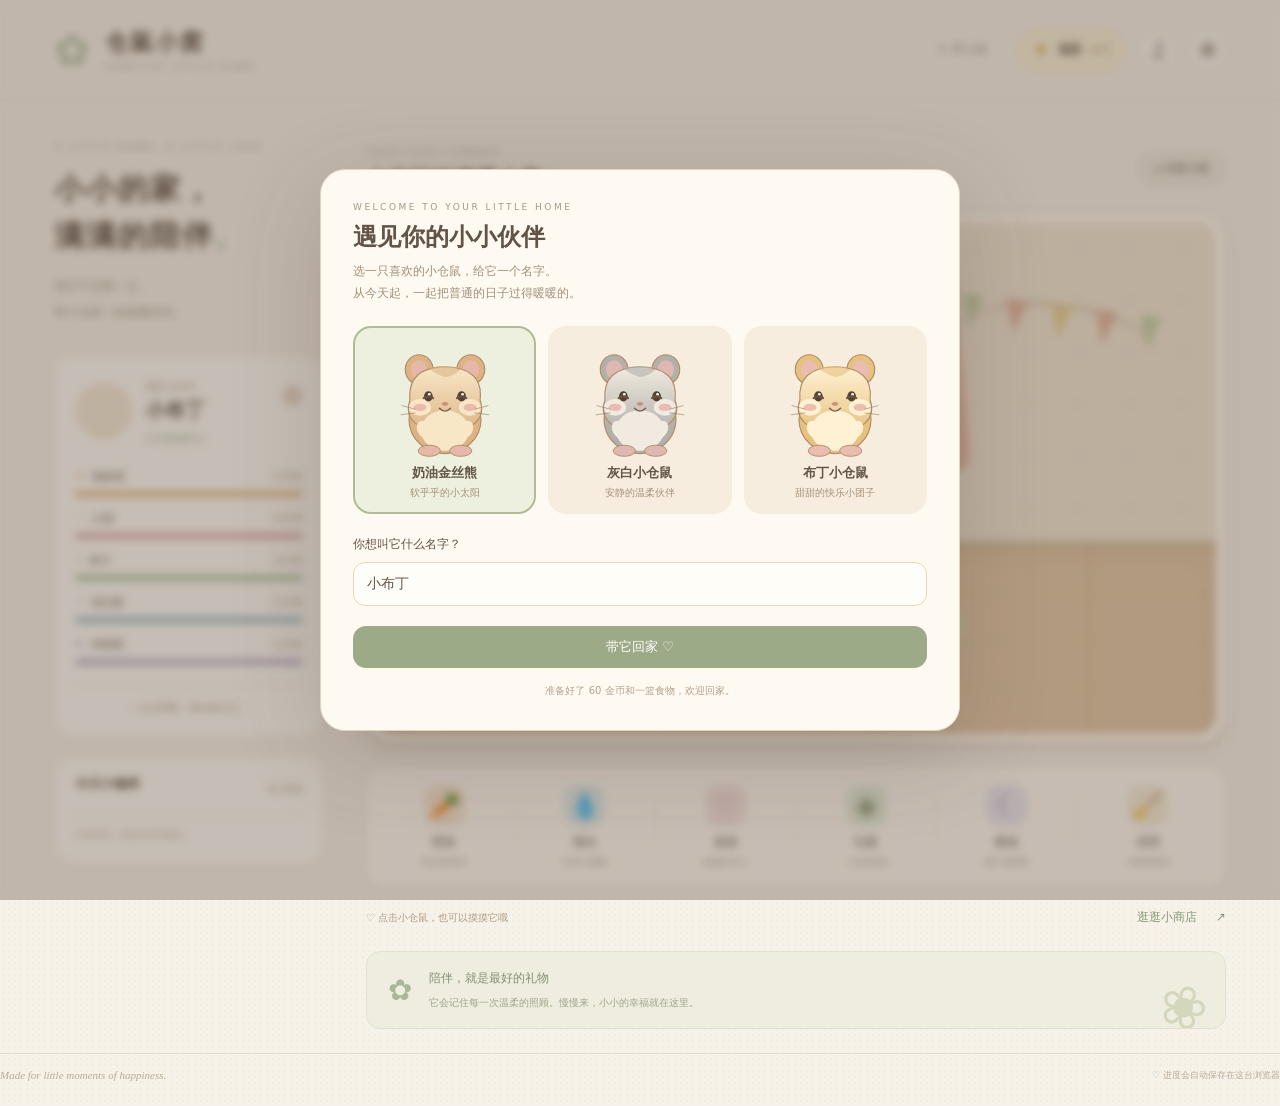
<file: hamster-pet/index.html>
<!doctype html>
<html lang="zh-CN">
<head><meta charset="UTF-8"><meta name="viewport" content="width=device-width,initial-scale=1"><meta name="theme-color" content="#f5eee3"><title>仓鼠小窝 · 一点点陪伴，一天天长大</title><link rel="stylesheet" href="css/style.css"></head>
<body>
<header class="topbar"><a class="brand" href="./index.html"><span class="brand-icon">✿</span><span>仓鼠小窝<small>HAMSTER LITTLE HOME</small></span></a><div class="header-tools"><span class="day-chip" id="clock">☀ 早上好</span><button class="coin-pill" id="coinButton" title="打开商店"><span>✦</span> <b id="coins">60</b><small>金币</small></button><button class="icon-button" id="soundButton" aria-label="开启声音" title="开启声音">♫</button><button class="icon-button" id="settingsButton" aria-label="存档与设置" title="存档与设置">⚙</button></div></header>
<main class="layout"><aside class="left-column"><div class="welcome-copy"><div class="eyebrow">A LITTLE HOME, A LITTLE LOVE</div><h1>小小的家，<br>满满的陪伴<span>。</span></h1><p>把日子过慢一点，<br>和小仓鼠一起收集快乐。</p></div><section class="pet-card"><div class="pet-heading"><div class="portrait" id="portrait"></div><div><small>我的小伙伴</small><h2 id="petName">小布丁</h2><span id="moodText" class="mood-tag">今天也很开心</span></div><span class="tiny-flower">✿</span></div><div id="stats"></div><div class="bond-note" id="bondNote">一点点照顾，都会被记住。</div></section><section class="task-card"><div class="section-heading"><h3>今日小确幸</h3><span>每日更新</span></div><div id="tasks"></div><p>不赶时间，按自己的节奏来。</p></section></aside>
<section class="game-column"><div class="room-title"><div><span class="eyebrow">YOUR COZY CORNER</span><h2 id="roomName">小布丁的温暖小窝 <span>✧</span></h2></div><button class="soft-button" id="decorateButton">⌂ 布置小窝</button></div><div class="room-wrap"><div class="room" id="room" aria-label="可互动的仓鼠房间"><div class="wallpaper"></div><div class="window"><div class="sky"><span class="cloud c1"></span><span class="cloud c2"></span><span class="sun"></span><span class="hill h1"></span><span class="hill h2"></span></div><i class="window-bar"></i><div class="curtain left"></div><div class="curtain right"></div><div class="windowsill"></div></div><div class="picture"><span>🌼</span><small>little joys</small></div><div class="bunting"><i></i><i></i><i></i><i></i><i></i></div><div class="floor"></div><div class="room-rug"></div><div class="wall-plant"><span>🌿</span><i></i></div><div id="furniture"></div><div id="dirtLayer"></div><button class="hamster" id="hamster" aria-label="抚摸仓鼠"><div class="pet-shadow"></div><div class="hamster-art" id="hamsterArt"></div><div class="sleep-z">z <span>z</span> Z</div><div class="food-prop" id="foodProp"></div></button><div class="bubble" id="bubble" role="status"></div><div class="particle-layer" id="particles"></div><div class="room-label"><span class="status-dot"></span><span id="roomStatus">阳光刚刚好，陪它玩一会儿吧</span></div><div class="decor-banner" id="decorBanner" hidden>拖动家具换个位置 · 点击家具可收回 <button id="finishDecor">完成布置 ✓</button></div></div></div>
<div class="action-tray"><button data-action="feed"><span class="action-icon peach">🥕</span><b>喂食</b><small>吃点好吃的</small></button><button data-action="water"><span class="action-icon blue">💧</span><b>喝水</b><small>补充小能量</small></button><button data-action="pet"><span class="action-icon pink">♡</span><b>抚摸</b><small>贴贴好开心</small></button><button data-action="play"><span class="action-icon green">◉</span><b>玩耍</b><small>一起动起来</small></button><button data-action="sleep"><span class="action-icon lavender">☾</span><b>睡觉</b><small>做个甜甜梦</small></button><button data-action="clean"><span class="action-icon yellow">🧹</span><b>清理</b><small>小窝香香的</small></button></div><div class="below-room"><span>♡ 点击小仓鼠，也可以摸摸它哦</span><button class="shop-link" id="shopButton">逛逛小商店 <span>↗</span></button></div><div class="tip-strip"><span>✿</span><div><b id="tipTitle">陪伴，就是最好的礼物</b><p id="tipText">它会记住每一次温柔的照顾。慢慢来，小小的幸福就在这里。</p></div><span class="tip-drawing">❀</span></div></section></main><footer><span>Made for little moments of happiness.</span><span id="saveStatus">♡ 进度会自动保存在这台浏览器</span></footer>
<dialog id="modal"><button class="close-modal" id="closeModal" aria-label="关闭">×</button><div id="modalContent"></div></dialog><div id="toast" class="toast" role="status" aria-live="polite"></div><script src="js/game.js"></script>
</body></html>
</file>
<file: hamster-pet/css/style.css>
:root{--ink:#625446;--muted:#a59686;--green:#7d9777;--bg:#f7f2e9;--line:#e8decf;--pink:#e4b0a4;--paper:#fffcf6}*{box-sizing:border-box}body{margin:0;color:var(--ink);background:var(--bg);font-family:"PingFang SC","Microsoft YaHei",system-ui,sans-serif;font-size:14px;background-image:radial-gradient(#b8a58b15 .8px,transparent .8px);background-size:6px 6px}button,a{-webkit-tap-highlight-color:transparent}button{font:inherit;color:inherit;cursor:pointer}button:focus-visible,a:focus-visible{outline:3px solid #b28b68;outline-offset:4px}button{border:0}button:disabled{opacity:.45;cursor:not-allowed}a{text-decoration:none;color:inherit}.topbar{height:100px;max-width:1420px;padding:0 54px;margin:auto;display:flex;align-items:center;justify-content:space-between;border-bottom:1px solid var(--line)}.brand{display:flex;align-items:center;gap:13px;font-size:23px;font-weight:800;letter-spacing:2px}.brand-icon{font-size:43px;color:#b6c2a5;font-weight:400}.brand small{display:block;font-size:8px;letter-spacing:3px;color:#a49585;margin-top:5px;font-weight:500}.header-tools{display:flex;align-items:center;gap:14px}.day-chip{font-size:12px;color:#948470;margin-right:14px}.coin-pill{padding:9px 15px;border:1px solid #ead9af;background:#fbf1d7;border-radius:22px;display:flex;gap:9px;align-items:center}.coin-pill>span{color:#d0a548;font-size:21px}.coin-pill b{font-size:16px}.coin-pill small{font-size:10px;color:#a18d65}.icon-button{width:36px;height:36px;border:1px solid var(--line);border-radius:50%;background:#fbf8f1;font-size:20px}.icon-button.active{background:#e5eddf}.layout{max-width:1420px;margin:auto;padding:42px 54px 24px;display:grid;grid-template-columns:270px minmax(0,1fr);gap:42px}.eyebrow{font-size:9px;letter-spacing:2.5px;color:#a49987}.welcome-copy h1{font-weight:600;font-size:30px;line-height:1.55;letter-spacing:2px;margin:14px 0}.welcome-copy h1 span{color:#b5c5a1}.welcome-copy p{font-size:12px;line-height:2.2;color:#a29280;margin:0 0 28px}.pet-card,.task-card{background:var(--paper);border:1px solid var(--line);border-radius:20px;padding:22px 20px;box-shadow:0 4px 0 #ede6da60}.pet-heading{display:flex;gap:12px;align-items:center;position:relative;margin-bottom:23px}.portrait{width:58px;height:58px;background:#f5e9d6;border-radius:50%;padding:5px;flex-shrink:0}.portrait svg{width:100%;height:100%}.pet-heading small{font-size:10px;color:var(--muted)}.pet-heading h2{margin:3px 0 5px;font-size:20px;font-weight:600}.mood-tag{font-size:10px;color:#91a082}.tiny-flower{position:absolute;right:0;top:4px;color:#d6b59b;font-size:25px}.stat{margin:14px 0}.stat-label{display:flex;align-items:center;justify-content:space-between;font-size:11px;margin-bottom:7px}.stat-label span:first-child{display:flex;gap:7px}.stat-label b{font-size:10px;font-weight:500;color:#a99b8a}.stat-track{height:6px;background:#f0e9df;border-radius:8px;overflow:hidden}.stat-fill{height:100%;border-radius:8px;transition:width .6s}.bond-note{border-top:1px dashed var(--line);padding-top:15px;margin-top:20px;text-align:center;font-size:10px;color:#aa9a87}.task-card{margin-top:18px;padding-top:18px}.section-heading{display:flex;justify-content:space-between;align-items:center}.section-heading h3{font-size:13px;margin:0 0 12px}.section-heading>span{font-size:9px;color:#ae9f8e}.task{display:flex;align-items:center;gap:8px;padding:8px 0;font-size:11px}.task-check{width:17px;height:17px;border:1px solid #e7dbc8;border-radius:50%;display:grid;place-items:center;color:#8f9c80}.task.done .task-check{background:#e4ecd9;border-color:#d3dfc7}.task.done .task-name{color:#aaa28f}.task-reward{margin-left:auto;color:#b59a62;font-size:10px}.task-card>p{font-size:9px;color:#b1a391;border-top:1px dashed var(--line);padding-top:13px;margin:10px 0 0}.room-title{display:flex;justify-content:space-between;align-items:center;margin:0 0 18px}.room-title h2{font-size:21px;font-weight:600;letter-spacing:1px;margin:8px 0 0}.room-title h2 span{color:#bea884}.soft-button{background:#eeeadf;border:1px solid #ded5c4;border-radius:20px;padding:9px 16px;font-size:11px}.room-wrap{padding:9px;background:#fffaf0;border:1px solid #ded4c4;border-radius:26px;box-shadow:0 9px 25px #8b725015,0 3px 0 #dfd2bf}.room{position:relative;aspect-ratio:1.64;overflow:hidden;border-radius:19px;background:#f1e6d3;isolation:isolate;touch-action:manipulation}.wallpaper{position:absolute;inset:0 0 37%;background:repeating-linear-gradient(90deg,#f1e6d3 0,#f1e6d3 40px,#eadfc930 40px,#eadfc930 42px);box-shadow:inset 0 -4px #d0bca0}.wallpaper:after{content:"";position:absolute;inset:0;background-image:radial-gradient(ellipse,#c7b39445 2px,transparent 3px);background-size:52px 52px}.floor{position:absolute;inset:63% 0 0;background:repeating-linear-gradient(0deg,transparent 0 44px,#c2a58130 45px 47px),repeating-linear-gradient(90deg,#e1c7a5 0 140px,#d7b891 141px 143px);box-shadow:inset 0 12px 25px #81664213}.window{position:absolute;left:32%;top:10%;width:31%;height:40%;border:10px solid #b69975;border-radius:70px 70px 5px 5px;box-shadow:0 0 0 4px #fdf8e9,0 12px 0 0 #b29877,0 14px 0 5px #ddc5a2}.sky{position:absolute;inset:0;overflow:hidden;border-radius:55px 55px 0 0;background:linear-gradient(#cfdfd2,#edf1d9);transition:background 8s}.sun{position:absolute;width:29px;height:29px;background:#f6dda0;border-radius:50%;right:16%;top:16%;box-shadow:0 0 22px #ffefb6}.cloud{position:absolute;width:48px;height:14px;border-radius:50%;background:#fff9;top:26%;left:10%;animation:cloud 30s ease-in-out infinite alternate}.cloud:before{content:"";position:absolute;bottom:4px;left:10px;width:24px;height:17px;border-radius:50%;background:#fff9}.c2{top:42%;left:70%;animation-delay:-15s;transform:scale(.7)}.hill{position:absolute;width:130%;height:70%;border-radius:50%;background:#aec09d;left:-40%;bottom:-45%;transform:rotate(8deg)}.h2{background:#c4cfa9;left:40%;bottom:-40%}.window-bar{position:absolute;left:49%;top:0;height:100%;width:6px;background:#b69975}.window-bar:after{content:"";position:absolute;width:500%;height:5px;left:-200%;top:55%;background:#b69975}.curtain{position:absolute;top:-12px;width:32%;height:110%;background:repeating-linear-gradient(90deg,#efc3b0,#e3ae9d 8px,#efc3b0 17px);border-radius:8px 8px 70% 15%;box-shadow:inset 0 -5px #c7928030}.curtain.left{left:-28%;transform:rotate(5deg)}.curtain.right{right:-28%;transform:scaleX(-1) rotate(5deg)}.picture{position:absolute;left:12%;top:16%;width:12%;height:28%;background:#faf4df;border:6px solid #b7976a;border-radius:5px;box-shadow:3px 5px 0 #9a806322;display:flex;flex-direction:column;align-items:center;justify-content:center;transform:rotate(-4deg)}.picture span{font-size:clamp(22px,3vw,42px)}.picture small{font:9px Georgia;color:#ab956d}.bunting{position:absolute;right:7%;top:16%;width:24%;height:17%;border-top:2px solid #bda886;border-radius:50%;transform:rotate(7deg);display:flex;justify-content:space-between}.bunting i{width:22px;height:34px;clip-path:polygon(0 0,100% 0,50% 100%);background:#c6d0a9;transform:translateY(-1px)}.bunting i:nth-child(even){background:#e2b29c}.bunting i:nth-child(3){background:#e5ce92}.wall-plant{position:absolute;left:5%;top:41%;display:flex;flex-direction:column;align-items:center}.wall-plant span{font-size:42px}.wall-plant i{width:40px;height:30px;background:#ba8468;border-radius:4px 4px 15px 15px;margin-top:-10px;border-top:5px solid #a87155}.room-rug{position:absolute;left:22%;top:67%;width:48%;height:28%;border-radius:50%;background:#c4c49d;border:8px solid #dad8b6;box-shadow:0 0 0 2px #a9af8830,inset 0 0 0 2px #b3b68f;transform:rotate(-3deg)}.furniture{position:absolute;transform:translate(-50%,-100%);background:none;padding:0;width:14%;height:26%;z-index:5;transition:filter .3s}.furniture svg{width:100%;height:100%;overflow:visible}.furniture:hover{filter:brightness(1.04);cursor:pointer}.furniture .object-label{position:absolute;bottom:-19px;left:50%;transform:translateX(-50%);white-space:nowrap;font-size:9px;opacity:0;background:#fff9;padding:3px 8px;border-radius:9px;transition:opacity .2s}.furniture:hover .object-label{opacity:1}.furniture.active{filter:drop-shadow(0 0 9px #fff7c0)}.hamster{position:absolute;width:15%;height:25%;transform:translate(-50%,-88%);z-index:20;background:none;padding:0;outline-offset:-8px!important;touch-action:manipulation}.hamster-art{position:absolute;inset:0;transform-origin:50% 85%;animation:breathe 3s ease-in-out infinite}.hamster-art svg{width:100%;height:100%;overflow:visible}.pet-shadow{position:absolute;bottom:4%;left:10%;width:80%;height:13%;border-radius:50%;background:#76604325;filter:blur(2px)}.hamster.walking .hamster-art{animation:waddle .26s ease-in-out infinite}.hamster.eating .hamster-art{animation:nibble .22s ease-in-out infinite}.hamster.playing .hamster-art{animation:jump .45s ease-in-out infinite}.hamster.petted .hamster-art{animation:squish .7s ease-in-out infinite}.hamster.sleeping .hamster-art{transform:rotate(9deg) scale(.94,.84);animation:sleep-breathe 3s ease-in-out infinite}.hamster.sleeping .open-eye{display:none}.hamster .closed-eye{display:none}.hamster.sleeping .closed-eye,.hamster.petted .closed-eye{display:block}.hamster.petted .open-eye{display:none}.sleep-z{display:none;position:absolute;right:0;top:-7%;font:23px Georgia;color:#8c90a2;letter-spacing:5px;animation:zz 3s infinite}.sleep-z span{font-size:16px}.sleeping .sleep-z{display:block}.food-prop{position:absolute;font-size:clamp(14px,2.4vw,30px);left:35%;top:57%;display:none}.eating .food-prop{display:block;animation:nibble .3s infinite}.bubble{position:absolute;transform:translate(-50%,-100%);background:#fffdf5;border:1px solid #ded2bc;box-shadow:0 3px 9px #79634813;border-radius:17px;padding:9px 13px;font-size:11px;white-space:nowrap;z-index:80;opacity:0;transition:opacity .2s;pointer-events:none}.bubble:after{content:"";position:absolute;bottom:-6px;left:50%;width:10px;height:10px;background:#fffdf5;border-bottom:1px solid #ded2bc;border-right:1px solid #ded2bc;transform:rotate(45deg)}.bubble.visible{opacity:1}.room-label{position:absolute;left:16px;bottom:12px;background:#fff9;border:1px solid #fff8;border-radius:18px;padding:7px 11px;font-size:9px;display:flex;align-items:center;gap:6px;z-index:50;pointer-events:none}.status-dot{width:5px;height:5px;border-radius:50%;background:#9daf85}.action-tray{margin-top:22px;background:#fffaf2;border:1px solid var(--line);border-radius:19px;padding:17px 7px;display:grid;grid-template-columns:repeat(6,1fr);box-shadow:0 3px 0 #ede5d960}.action-tray button{background:none;display:flex;flex-direction:column;align-items:center;gap:5px;position:relative}.action-tray button:not(:last-child):after{content:"";position:absolute;right:0;top:12px;width:1px;height:48px;background:#ece4d8}.action-icon{width:41px;height:41px;border-radius:14px;display:grid;place-items:center;font-size:25px;margin-bottom:3px;transition:transform .2s}.action-tray button:hover .action-icon{transform:translateY(-4px) rotate(-6deg)}.action-tray b{font-size:12px;font-weight:500}.action-tray small{font-size:9px;color:#ad9d8a}.peach{background:#f7e4ce}.blue{background:#e0ebe8}.pink{background:#f5e2e0;color:#c89394}.green{background:#e5ecd9;color:#8e9c79}.lavender{background:#e9e5ed;color:#a399b4}.yellow{background:#f5edd5}.below-room{display:flex;justify-content:space-between;align-items:center;margin:16px 0 20px;font-size:10px;color:#ae9c88}.shop-link{font-size:12px;background:transparent;color:#879879;padding:5px 0}.shop-link span{margin-left:15px}.tip-strip{background:#eeeddf;border:1px solid #e2e1cf;border-radius:14px;display:flex;align-items:center;gap:17px;padding:17px 21px;position:relative;overflow:hidden}.tip-strip>span:first-child{font-size:29px;color:#aab69a}.tip-strip b{font-size:12px;font-weight:500;color:#849075}.tip-strip p{font-size:10px;color:#a0a58b;margin:7px 0 0;line-height:1.7}.tip-drawing{font-size:58px;position:absolute;right:17px;bottom:-13px;color:#d3d8bc;font-weight:300;transform:rotate(20deg)}footer{max-width:1312px;margin:0 auto;padding:15px 0 24px;border-top:1px solid var(--line);display:flex;justify-content:space-between;font-size:9px;color:#b7aa96}footer span:first-child{font-family:Georgia;font-style:italic;font-size:11px}dialog{border:1px solid #e1d4bf;border-radius:25px;padding:32px;background:#fffaf1;color:var(--ink);width:min(640px,92vw);max-height:86vh;box-shadow:0 22px 90px #4a3a3433}dialog::backdrop{background:#55433755;backdrop-filter:blur(4px)}.close-modal{position:absolute;right:16px;top:10px;background:none;font-size:27px;color:#b29e85;z-index:2}.modal-title{font-size:24px;margin:0 0 8px;font-weight:600}.modal-intro{font-size:12px;color:#a08f7a;line-height:1.8;margin:0 0 22px}.choose-grid{display:grid;grid-template-columns:repeat(3,1fr);gap:12px}.choose-card{background:#f7eddf;border:2px solid transparent;border-radius:18px;padding:12px;display:flex;align-items:center;flex-direction:column;gap:4px}.choose-card.selected{border-color:#aebc97;background:#edf0de}.choose-card svg{width:100%;max-width:120px;height:120px}.choose-card b{font-size:13px}.choose-card small{font-size:10px;color:#a69075}.name-label{display:block;font-size:12px;margin:22px 0 9px}input[type=text]{font:inherit;width:100%;border:1px solid #e3d5c0;background:#fffdf8;border-radius:12px;padding:13px;color:var(--ink)}.primary-button{background:#9daa87;color:#fff;border-radius:13px;padding:12px 21px;font-size:13px}.start-button{margin-top:20px;width:100%}.modal-footer{font-size:10px;color:#b2a18e;text-align:center;margin-top:16px}.catalog-tabs{display:flex;gap:8px;margin:15px 0 20px;flex-wrap:wrap}.catalog-tabs button{border-radius:18px;padding:8px 15px;background:#f0e8d9;font-size:11px}.catalog-tabs button.selected{background:#a1ad8b;color:white}.catalog-grid{display:grid;grid-template-columns:repeat(3,1fr);gap:12px}.item-card{background:#f7f0e4;border:1px solid #ebe0ce;border-radius:16px;padding:15px 12px;display:flex;flex-direction:column;align-items:center;text-align:center}.item-art{height:65px;display:flex;align-items:center;justify-content:center;font-size:40px;width:100%;margin-bottom:9px}.item-art svg{height:65px;width:85px}.item-card h3{font-size:13px;margin:4px 0}.item-card p{font-size:10px;color:#a3917b;margin:5px 0 13px;min-height:28px;line-height:1.5}.item-card button{font-size:11px;background:#e5d6bd;border-radius:10px;padding:8px;width:100%}.item-card button:hover{background:#dbcaad}.item-card small{font-size:10px;color:#ad9b83;margin:5px 0}.decor-banner{position:absolute;left:10px;right:10px;top:10px;border-radius:12px;background:#fffaf1ed;padding:9px 12px;font-size:10px;z-index:100;display:flex;align-items:center;justify-content:space-between}.decor-banner[hidden]{display:none}.decor-banner button{background:#a6b18b;color:white;padding:7px 10px;border-radius:8px;font-size:10px}.room.decorating .furniture{outline:1px dashed #8d9b75;border-radius:10px;touch-action:none}.room.decorating .furniture.dragging{outline:2px solid #8c9f6d;filter:drop-shadow(0 5px 4px #64492b44);z-index:90}.room.decorating .hamster{pointer-events:none;opacity:.75}.dirt{position:absolute;z-index:9;font-size:14px;pointer-events:none;opacity:.6;transform:rotate(-12deg)}.particle{position:absolute;font-size:21px;color:#d7a3a0;z-index:90;pointer-events:none;animation:float 1.7s ease-out forwards}.particle.spark{color:#b99b58}.toast{position:fixed;bottom:25px;left:50%;transform:translate(-50%,15px);padding:13px 20px;border-radius:14px;background:#655746;color:#fffaf0;box-shadow:0 4px 20px #53463122;font-size:12px;z-index:1000;opacity:0;pointer-events:none;transition:.25s;max-width:90vw;text-align:center}.toast.visible{transform:translate(-50%,0);opacity:1}.night .sky{background:linear-gradient(#626d89,#a0a8b4)}.night .sun{background:#fff1d0;box-shadow:0 0 16px #fff3d055}.night .floor{filter:brightness(.93)}.night .wallpaper{filter:brightness(.94)}.settings-row{padding:15px 0;border-bottom:1px solid var(--line);display:flex;gap:10px;align-items:center;justify-content:space-between}.settings-row p{font-size:11px;color:#a28f79;line-height:1.7;margin:3px 0}.settings-row b{font-size:13px}.settings-row button{background:#e9e2d1;border-radius:10px;padding:10px 13px;font-size:11px;white-space:nowrap}.settings-row.danger button{background:#f1dcd4}.text-note{font-size:11px;color:#a18f78;line-height:1.8}.undo{margin-left:8px}.large-emoji{text-align:center;font-size:50px;margin:14px}.notice-button-row{display:flex;gap:10px;justify-content:flex-end;margin-top:20px}.notice-button-row button{padding:10px 20px;border-radius:10px;background:#e8dfcd}.notice-button-row .primary-button{background:#9daa87}.wheel-spokes{transform-origin:60px 58px}.active .wheel-spokes{animation:spin 1.3s linear infinite}.active.ball{animation:ball-rock .7s ease-in-out infinite}.reduced-motion *{animation:none!important;transition:none!important}@keyframes breathe{50%{transform:scale(1.015,.985)}}@keyframes waddle{0%,100%{transform:rotate(-5deg) translateY(0)}50%{transform:rotate(5deg) translateY(-3px)}}@keyframes nibble{50%{transform:translateY(1px) scale(1.01,.99)}}@keyframes jump{50%{transform:translateY(-9px) rotate(3deg)}}@keyframes squish{50%{transform:scale(1.06,.93)}}@keyframes sleep-breathe{50%{transform:rotate(9deg) scale(.96,.87)}}@keyframes zz{0%{opacity:0;transform:translateY(0)}50%{opacity:1}100%{opacity:0;transform:translateY(-18px)}}@keyframes float{to{transform:translateY(-75px) rotate(15deg);opacity:0}}@keyframes cloud{to{translate:30px 0}}@keyframes spin{to{transform:rotate(360deg)}}@keyframes ball-rock{50%{transform:translate(-45%,-100%) rotate(10deg)}}@media(min-width:1500px){.layout{padding-top:55px}.room{max-height:580px}}@media(max-width:1050px){.layout{padding:30px;gap:25px;grid-template-columns:230px minmax(0,1fr)}.topbar{padding:0 30px}.welcome-copy h1{font-size:26px}.action-tray small{font-size:8px}footer{margin:0 30px}.tip-strip p{max-width:85%}}@media(max-width:760px){.topbar{height:75px;padding:0 18px}.brand{font-size:18px;gap:7px}.brand-icon{font-size:30px}.brand small{font-size:6px;letter-spacing:1px}.header-tools{gap:7px}.day-chip{display:none}.coin-pill{padding:6px 10px}.coin-pill small{display:none}.icon-button{width:30px;height:30px;font-size:17px}.layout{display:flex;flex-direction:column;padding:23px 16px;gap:18px}.left-column{display:contents}.welcome-copy{display:none}.pet-card{padding:14px;order:0}.pet-heading{margin-bottom:10px;gap:10px}.portrait{width:44px;height:44px}.pet-heading h2{font-size:17px}.pet-heading small{display:none}.pet-heading .mood-tag{font-size:10px}.pet-heading .tiny-flower{right:4px}.pet-heading>div:nth-child(2){display:flex;align-items:center;gap:12px;flex-wrap:wrap}#stats{display:grid;grid-template-columns:repeat(5,1fr);gap:10px}.stat{margin:0}.stat-label{font-size:9px;display:block}.stat-label span:first-child{gap:3px}.stat-label b{display:block;font-size:8px;margin-top:3px}.bond-note{display:none}.game-column{order:1}.room-title{margin-bottom:13px}.room-title h2{font-size:17px}.eyebrow{font-size:8px;letter-spacing:1.5px}.soft-button{padding:8px 11px;font-size:10px}.room-wrap{padding:6px;border-radius:20px}.room{border-radius:15px;aspect-ratio:1.3}.window{border-width:6px}.picture{border-width:4px}.wall-plant span{font-size:27px}.wall-plant i{width:28px;height:21px}.bunting i{width:15px;height:23px}.room-label{font-size:8px;padding:5px 8px;bottom:7px;left:7px}.action-tray{margin-top:17px;padding:12px 4px;border-radius:15px}.action-icon{width:33px;height:33px;font-size:21px}.action-tray small{display:none}.action-tray b{font-size:10px}.action-tray button:not(:last-child):after{height:30px}.task-card{order:2;margin:0;padding:16px}.task-card #tasks{display:flex;gap:12px;flex-wrap:wrap}.task{flex:1;min-width:140px}.task-card>p{margin:5px 0 0;padding-top:10px}.below-room{font-size:9px;margin:14px 0}.tip-strip{padding:14px 15px;gap:10px}.tip-strip p{font-size:9px}.tip-strip b{font-size:11px}footer{margin:0 16px;display:block;text-align:center;line-height:2}footer span{display:block}dialog{padding:28px 20px}.choose-grid{gap:7px}.choose-card{padding:8px 4px}.choose-card svg{height:95px}.catalog-grid{gap:8px}.item-card{padding:12px 7px}.item-card h3{font-size:12px}.item-card p{font-size:9px}.bubble{font-size:9px;padding:7px 9px}.decor-banner{font-size:8px;padding:7px}.decor-banner button{font-size:9px}.food-prop{font-size:17px}}@media(prefers-reduced-motion:reduce){*{animation-duration:.01ms!important;animation-iteration-count:1!important;transition-duration:.01ms!important}}
/* SVG furniture only captures clicks on painted shapes, not its transparent box. */
.furniture{pointer-events:none}.furniture svg{pointer-events:visiblePainted}.room.decorating .furniture{pointer-events:auto}.room.decorating .furniture svg{pointer-events:none}.hamster.drinking .hamster-art{animation:sip .75s ease-in-out infinite}.hamster.cleaning .hamster-art{animation:squish 1s ease-in-out infinite}@keyframes sip{50%{transform:rotate(-6deg) translateY(-2px)}}
.furniture svg{pointer-events:none}.furniture svg *{pointer-events:visiblePainted}.room.decorating .furniture svg *{pointer-events:none}
</file>
